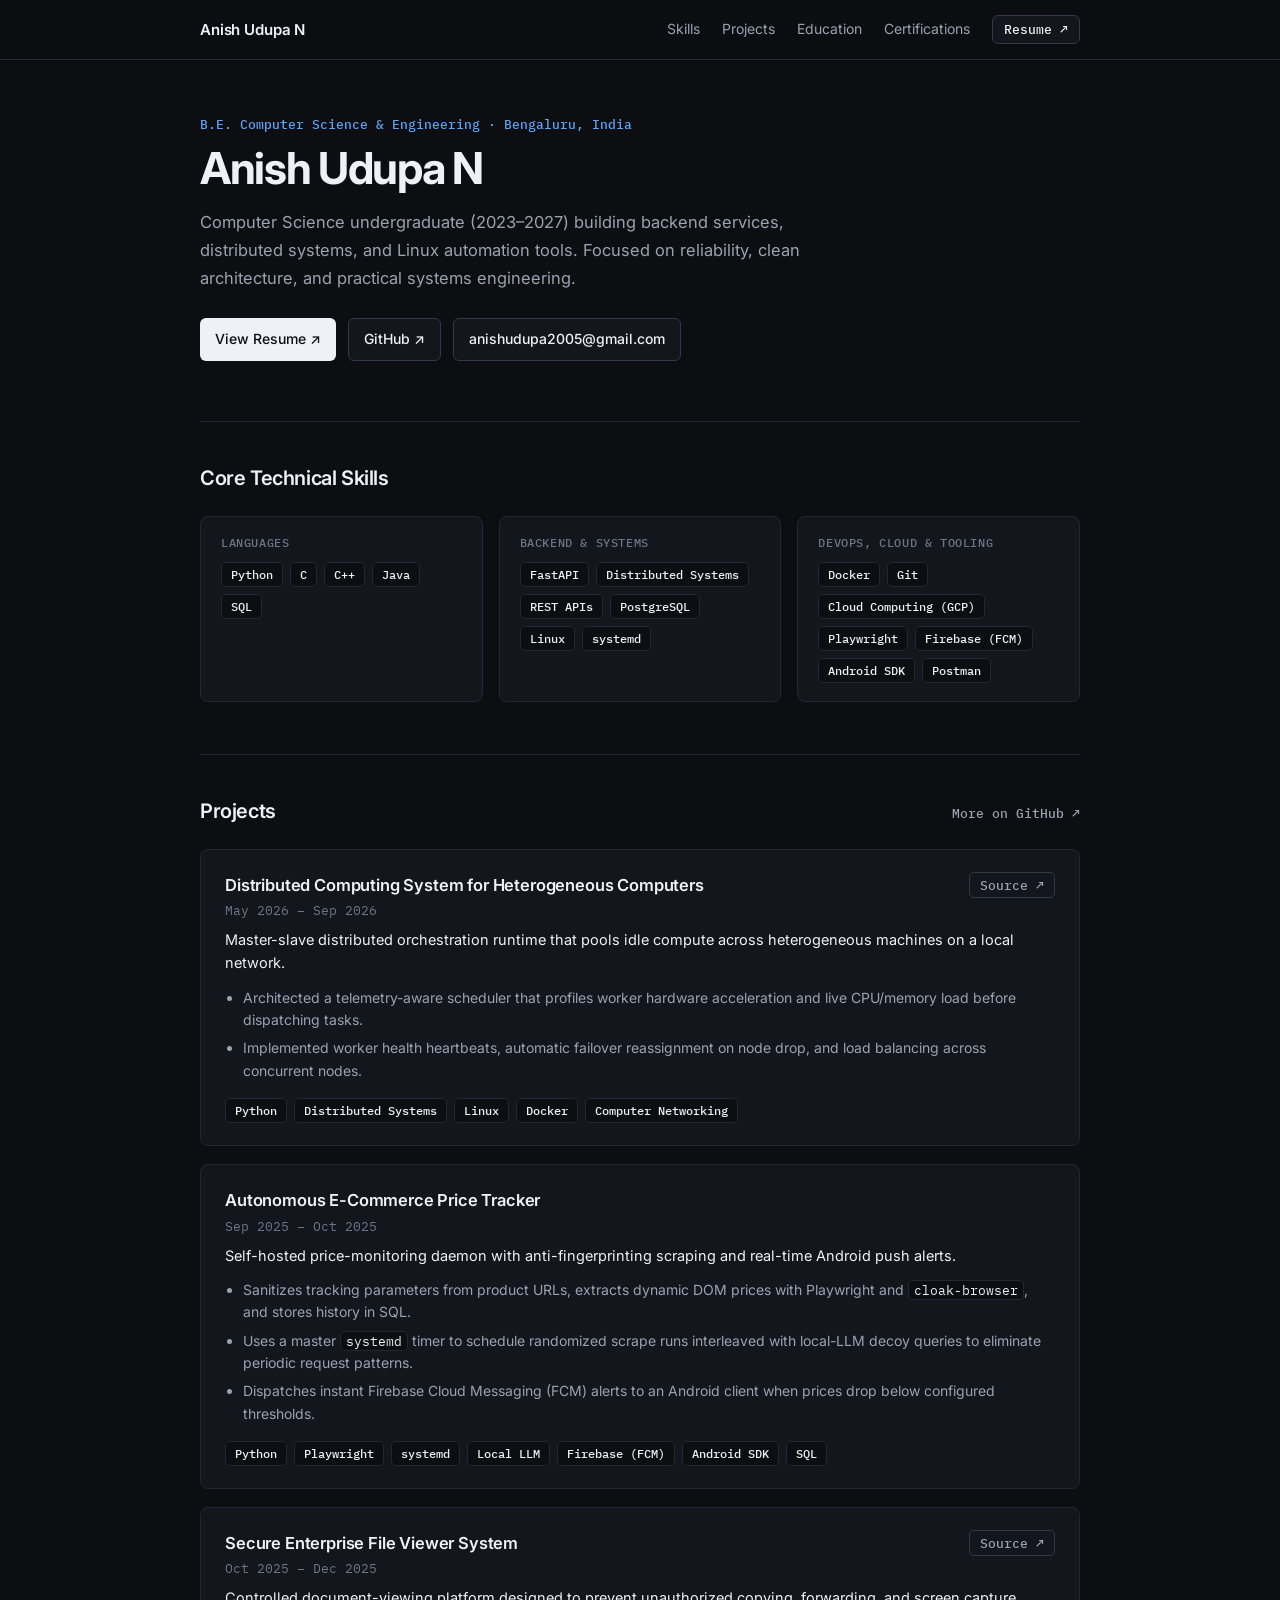
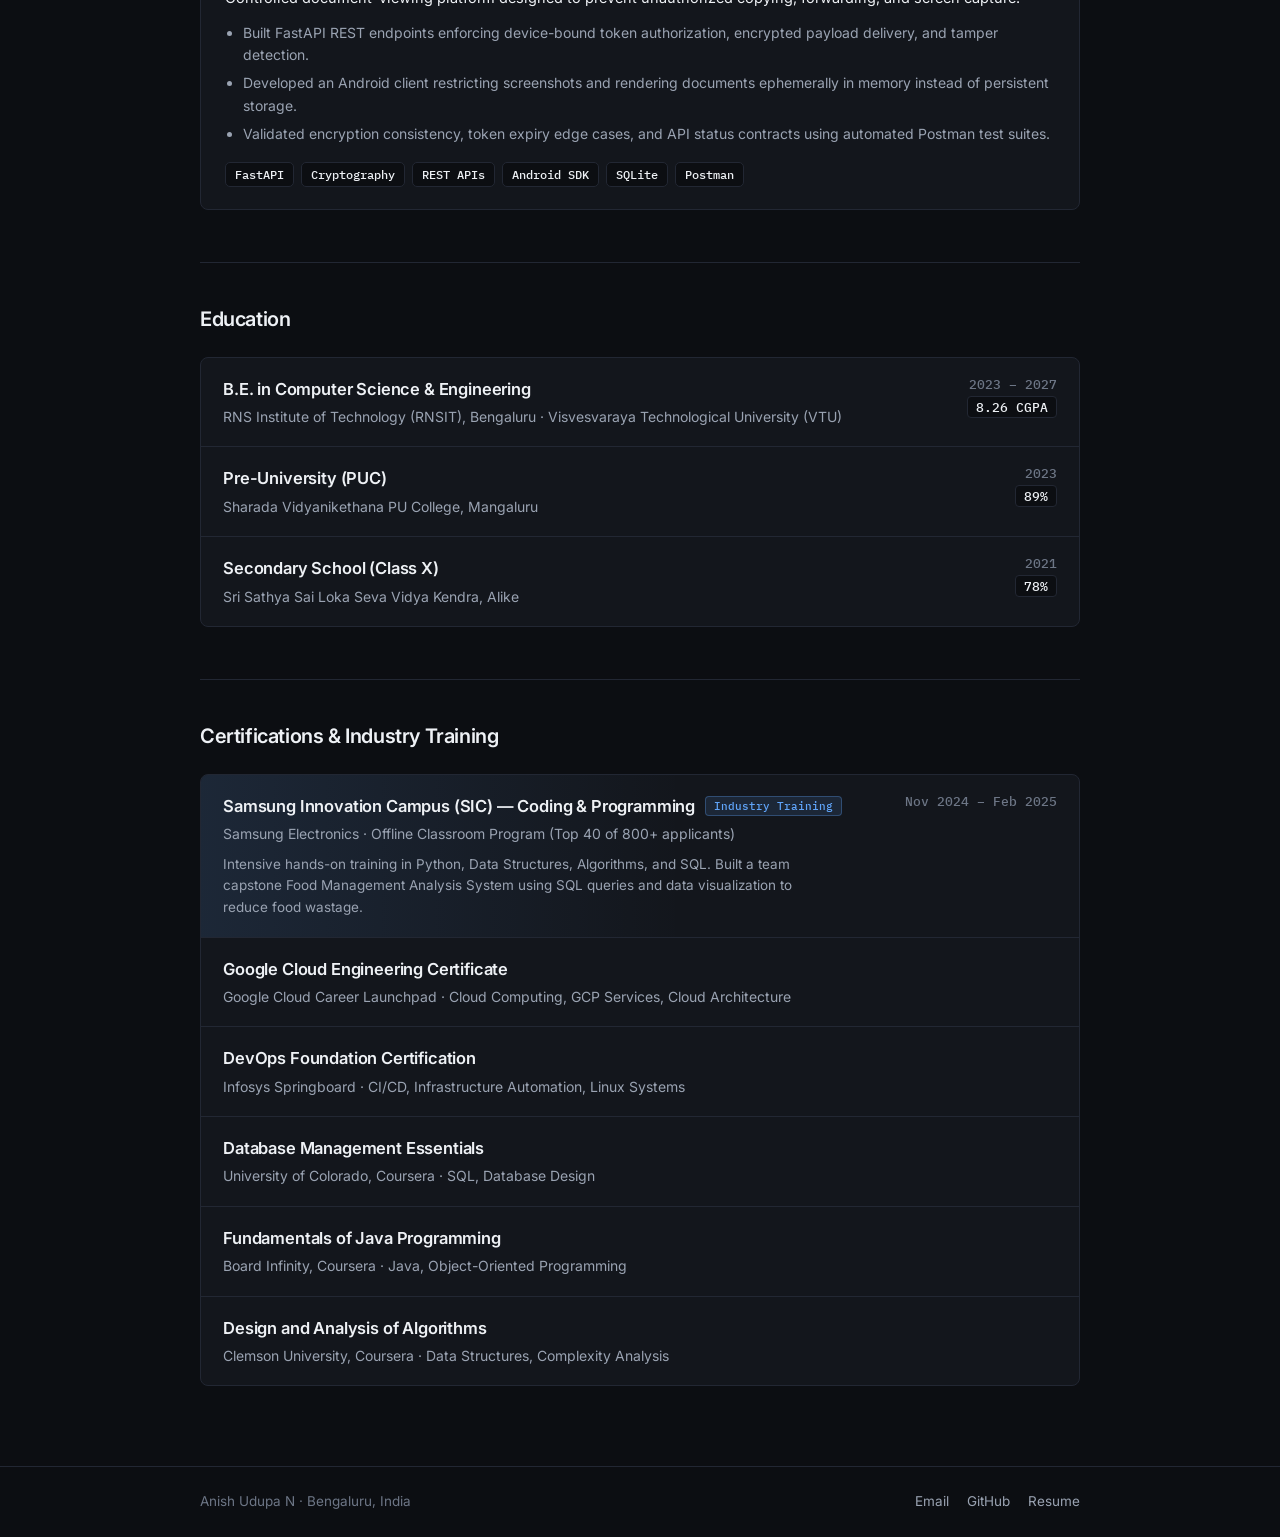
<file: index.html>
<!doctype html>
<html lang="en">
<head>
  <meta charset="utf-8">
  <meta name="viewport" content="width=device-width, initial-scale=1">
  <title>Anish Udupa N — Software Engineer Portfolio</title>
  <meta name="description" content="Portfolio of Anish Udupa N, B.E. Computer Science & Engineering student at RNSIT Bengaluru (2023–2027). Focused on backend systems, distributed computing, and Linux.">
  <meta name="author" content="Anish Udupa N">
  <link rel="canonical" href="https://anishudupan.github.io/">

  <meta property="og:type" content="profile">
  <meta property="og:site_name" content="Anish Udupa N">
  <meta property="og:title" content="Anish Udupa N — Software Engineer Portfolio">
  <meta property="og:description" content="B.E. Computer Science & Engineering student at RNSIT Bengaluru (2023–2027). Backend systems, distributed computing, and Linux.">
  <meta property="og:url" content="https://anishudupan.github.io/">
  <meta property="og:image" content="https://anishudupan.github.io/assets/og-card.png">
  <meta property="og:image:width" content="1200">
  <meta property="og:image:height" content="630">

  <meta name="twitter:card" content="summary_large_image">
  <meta name="twitter:title" content="Anish Udupa N — Software Engineer Portfolio">
  <meta name="twitter:description" content="B.E. Computer Science & Engineering student at RNSIT Bengaluru (2023–2027). Backend systems, distributed computing, and Linux.">
  <meta name="twitter:image" content="https://anishudupan.github.io/assets/og-card.png">

  <link rel="preconnect" href="https://fonts.googleapis.com">
  <link rel="preconnect" href="https://fonts.gstatic.com" crossorigin>
  <link href="https://fonts.googleapis.com/css2?family=IBM+Plex+Mono:wght@400;500&family=Inter:wght@400;500;600;700&display=swap" rel="stylesheet">
  <link rel="stylesheet" href="./styles.css">

  <script type="application/ld+json">
  {
    "@context": "https://schema.org",
    "@type": "Person",
    "name": "Anish Udupa N",
    "url": "https://anishudupan.github.io/",
    "email": "mailto:anishudupa2005@gmail.com",
    "jobTitle": "Computer Science & Engineering Student",
    "address": {
      "@type": "PostalAddress",
      "addressLocality": "Bengaluru",
      "addressRegion": "Karnataka",
      "addressCountry": "IN"
    },
    "alumniOf": {
      "@type": "CollegeOrUniversity",
      "name": "RNS Institute of Technology"
    },
    "sameAs": [
      "https://github.com/AnishUdupaN"
    ]
  }
  </script>
</head>
<body>
  <header class="topbar">
    <div class="container topbar-inner">
      <a class="brand" href="#top">Anish Udupa N</a>
      <nav class="nav" aria-label="Primary">
        <a href="#skills">Skills</a>
        <a href="#projects">Projects</a>
        <a href="#education">Education</a>
        <a href="#certifications">Certifications</a>
        <a class="nav-resume" href="./Anish-Udupa-Resume.pdf" target="_blank" rel="noreferrer">Resume ↗</a>
      </nav>
    </div>
  </header>

  <main id="top" class="container">
    <!-- Hero -->
    <section class="hero">
      <p class="eyebrow">B.E. Computer Science &amp; Engineering · Bengaluru, India</p>
      <h1>Anish Udupa N</h1>
      <p class="intro">
        Computer Science undergraduate (2023–2027) building backend services, distributed systems, and Linux automation tools. Focused on reliability, clean architecture, and practical systems engineering.
      </p>
      <div class="hero-actions">
        <a class="btn btn-primary" href="./Anish-Udupa-Resume.pdf" target="_blank" rel="noreferrer">View Resume ↗</a>
        <a class="btn btn-secondary" href="https://github.com/AnishUdupaN" target="_blank" rel="noreferrer">GitHub ↗</a>
        <a class="btn btn-secondary" href="mailto:anishudupa2005@gmail.com">anishudupa2005@gmail.com</a>
      </div>
    </section>

    <!-- Core Technical Skills -->
    <section id="skills" class="section">
      <div class="section-head">
        <h2>Core Technical Skills</h2>
      </div>
      <div class="skills-grid">
        <div class="skill-group">
          <h3>Languages</h3>
          <div class="pill-list">
            <span>Python</span>
            <span>C</span>
            <span>C++</span>
            <span>Java</span>
            <span>SQL</span>
          </div>
        </div>
        <div class="skill-group">
          <h3>Backend &amp; Systems</h3>
          <div class="pill-list">
            <span>FastAPI</span>
            <span>Distributed Systems</span>
            <span>REST APIs</span>
            <span>PostgreSQL</span>
            <span>Linux</span>
            <span>systemd</span>
          </div>
        </div>
        <div class="skill-group">
          <h3>DevOps, Cloud &amp; Tooling</h3>
          <div class="pill-list">
            <span>Docker</span>
            <span>Git</span>
            <span>Cloud Computing (GCP)</span>
            <span>Playwright</span>
            <span>Firebase (FCM)</span>
            <span>Android SDK</span>
            <span>Postman</span>
          </div>
        </div>
      </div>
    </section>

    <!-- Projects -->
    <section id="projects" class="section">
      <div class="section-head">
        <h2>Projects</h2>
        <a class="section-link" href="https://github.com/AnishUdupaN" target="_blank" rel="noreferrer">More on GitHub ↗</a>
      </div>

      <div class="stack-list">
        <article class="card">
          <div class="card-head">
            <div>
              <h3>Distributed Computing System for Heterogeneous Computers</h3>
              <p class="meta">May 2026 – Sep 2026</p>
            </div>
            <a class="repo-link" href="https://github.com/AnishUdupaN/MajorProject" target="_blank" rel="noreferrer">Source ↗</a>
          </div>
          <p class="card-summary">
            Master-slave distributed orchestration runtime that pools idle compute across heterogeneous machines on a local network.
          </p>
          <ul class="card-points">
            <li>Architected a telemetry-aware scheduler that profiles worker hardware acceleration and live CPU/memory load before dispatching tasks.</li>
            <li>Implemented worker health heartbeats, automatic failover reassignment on node drop, and load balancing across concurrent nodes.</li>
          </ul>
          <div class="pill-list">
            <span>Python</span>
            <span>Distributed Systems</span>
            <span>Linux</span>
            <span>Docker</span>
            <span>Computer Networking</span>
          </div>
        </article>

        <article class="card">
          <div class="card-head">
            <div>
              <h3>Autonomous E-Commerce Price Tracker</h3>
              <p class="meta">Sep 2025 – Oct 2025</p>
            </div>
          </div>
          <p class="card-summary">
            Self-hosted price-monitoring daemon with anti-fingerprinting scraping and real-time Android push alerts.
          </p>
          <ul class="card-points">
            <li>Sanitizes tracking parameters from product URLs, extracts dynamic DOM prices with Playwright and <code>cloak-browser</code>, and stores history in SQL.</li>
            <li>Uses a master <code>systemd</code> timer to schedule randomized scrape runs interleaved with local-LLM decoy queries to eliminate periodic request patterns.</li>
            <li>Dispatches instant Firebase Cloud Messaging (FCM) alerts to an Android client when prices drop below configured thresholds.</li>
          </ul>
          <div class="pill-list">
            <span>Python</span>
            <span>Playwright</span>
            <span>systemd</span>
            <span>Local LLM</span>
            <span>Firebase (FCM)</span>
            <span>Android SDK</span>
            <span>SQL</span>
          </div>
        </article>

        <article class="card">
          <div class="card-head">
            <div>
              <h3>Secure Enterprise File Viewer System</h3>
              <p class="meta">Oct 2025 – Dec 2025</p>
            </div>
            <a class="repo-link" href="https://github.com/AnishUdupaN/MiniProjectServer" target="_blank" rel="noreferrer">Source ↗</a>
          </div>
          <p class="card-summary">
            Controlled document-viewing platform designed to prevent unauthorized copying, forwarding, and screen capture.
          </p>
          <ul class="card-points">
            <li>Built FastAPI REST endpoints enforcing device-bound token authorization, encrypted payload delivery, and tamper detection.</li>
            <li>Developed an Android client restricting screenshots and rendering documents ephemerally in memory instead of persistent storage.</li>
            <li>Validated encryption consistency, token expiry edge cases, and API status contracts using automated Postman test suites.</li>
          </ul>
          <div class="pill-list">
            <span>FastAPI</span>
            <span>Cryptography</span>
            <span>REST APIs</span>
            <span>Android SDK</span>
            <span>SQLite</span>
            <span>Postman</span>
          </div>
        </article>
      </div>
    </section>

    <!-- Education -->
    <section id="education" class="section">
      <div class="section-head">
        <h2>Education</h2>
      </div>

      <div class="list-card">
        <div class="list-row">
          <div class="row-main">
            <h3>B.E. in Computer Science &amp; Engineering</h3>
            <p class="row-org">RNS Institute of Technology (RNSIT), Bengaluru · Visvesvaraya Technological University (VTU)</p>
          </div>
          <div class="row-aside">
            <span class="row-period">2023 – 2027</span>
            <span class="row-score">8.26 CGPA</span>
          </div>
        </div>

        <div class="list-row">
          <div class="row-main">
            <h3>Pre-University (PUC)</h3>
            <p class="row-org">Sharada Vidyanikethana PU College, Mangaluru</p>
          </div>
          <div class="row-aside">
            <span class="row-period">2023</span>
            <span class="row-score">89%</span>
          </div>
        </div>

        <div class="list-row">
          <div class="row-main">
            <h3>Secondary School (Class X)</h3>
            <p class="row-org">Sri Sathya Sai Loka Seva Vidya Kendra, Alike</p>
          </div>
          <div class="row-aside">
            <span class="row-period">2021</span>
            <span class="row-score">78%</span>
          </div>
        </div>
      </div>
    </section>

    <!-- Certifications & Training -->
    <section id="certifications" class="section">
      <div class="section-head">
        <h2>Certifications &amp; Industry Training</h2>
      </div>

      <div class="list-card">
        <div class="list-row featured-row">
          <div class="row-main">
            <div class="row-title-wrap">
              <h3>Samsung Innovation Campus (SIC) — Coding &amp; Programming</h3>
              <span class="badge">Industry Training</span>
            </div>
            <p class="row-org">Samsung Electronics · Offline Classroom Program (Top 40 of 800+ applicants)</p>
            <p class="row-desc">
              Intensive hands-on training in Python, Data Structures, Algorithms, and SQL. Built a team capstone Food Management Analysis System using SQL queries and data visualization to reduce food wastage.
            </p>
          </div>
          <div class="row-aside">
            <span class="row-period">Nov 2024 – Feb 2025</span>
          </div>
        </div>

        <div class="list-row">
          <div class="row-main">
            <h3>Google Cloud Engineering Certificate</h3>
            <p class="row-org">Google Cloud Career Launchpad · Cloud Computing, GCP Services, Cloud Architecture</p>
          </div>
        </div>

        <div class="list-row">
          <div class="row-main">
            <h3>DevOps Foundation Certification</h3>
            <p class="row-org">Infosys Springboard · CI/CD, Infrastructure Automation, Linux Systems</p>
          </div>
        </div>

        <div class="list-row">
          <div class="row-main">
            <h3>Database Management Essentials</h3>
            <p class="row-org">University of Colorado, Coursera · SQL, Database Design</p>
          </div>
        </div>

        <div class="list-row">
          <div class="row-main">
            <h3>Fundamentals of Java Programming</h3>
            <p class="row-org">Board Infinity, Coursera · Java, Object-Oriented Programming</p>
          </div>
        </div>

        <div class="list-row">
          <div class="row-main">
            <h3>Design and Analysis of Algorithms</h3>
            <p class="row-org">Clemson University, Coursera · Data Structures, Complexity Analysis</p>
          </div>
        </div>
      </div>
    </section>
  </main>

  <footer class="footer">
    <div class="container footer-inner">
      <span>Anish Udupa N · Bengaluru, India</span>
      <div class="footer-links">
        <a href="mailto:anishudupa2005@gmail.com">Email</a>
        <a href="https://github.com/AnishUdupaN" target="_blank" rel="noreferrer">GitHub</a>
        <a href="./Anish-Udupa-Resume.pdf" target="_blank" rel="noreferrer">Resume</a>
      </div>
    </div>
  </footer>
</body>
</html>
</file>
<file: styles.css>
:root {
  --bg: #0c0e12;
  --surface: #13161c;
  --surface-hover: #171b23;
  --text: #eef1f5;
  --muted: #9aa3b2;
  --dim: #6d7686;
  --border: #222733;
  --border-strong: #32394a;
  --accent: #60a5fa;
  --accent-soft: rgba(96, 165, 250, 0.12);
  --sans: "Inter", -apple-system, BlinkMacSystemFont, "Segoe UI", Roboto, sans-serif;
  --mono: "IBM Plex Mono", ui-monospace, SFMono-Regular, Menlo, Consolas, monospace;
}

*,
*::before,
*::after {
  box-sizing: border-box;
}

html {
  background: var(--bg);
  color: var(--text);
  font-family: var(--sans);
  font-size: 16px;
  line-height: 1.6;
  -webkit-font-smoothing: antialiased;
  scroll-behavior: smooth;
  scroll-padding-top: 76px;
}

body {
  margin: 0;
  min-height: 100vh;
  display: flex;
  flex-direction: column;
  background: var(--bg);
  color: var(--text);
}

a {
  color: var(--accent);
  text-decoration: none;
}

a:hover {
  text-decoration: underline;
  text-underline-offset: 3px;
}

.container {
  width: min(880px, calc(100% - 40px));
  margin: 0 auto;
}

/* Header */
.topbar {
  position: sticky;
  top: 0;
  z-index: 10;
  background: rgba(12, 14, 18, 0.9);
  backdrop-filter: blur(8px);
  border-bottom: 1px solid var(--border);
  padding: 15px 0;
}

.topbar-inner {
  display: flex;
  align-items: center;
  justify-content: space-between;
  gap: 20px;
}

.brand {
  font-weight: 600;
  font-size: 15px;
  letter-spacing: -0.01em;
  color: var(--text);
}

.brand:hover {
  text-decoration: none;
  color: var(--accent);
}

.nav {
  display: flex;
  flex-wrap: wrap;
  align-items: center;
  gap: 22px;
  font-size: 14px;
}

.nav a {
  color: var(--muted);
}

.nav a:hover {
  color: var(--text);
  text-decoration: none;
}

.nav-resume {
  color: var(--text) !important;
  border: 1px solid var(--border-strong);
  background: var(--surface);
  padding: 5px 11px;
  border-radius: 6px;
  font: 500 13px var(--mono);
}

.nav-resume:hover {
  border-color: var(--accent);
  color: var(--accent) !important;
}

/* Main */
main {
  flex: 1;
  padding: 56px 0 80px;
}

/* Hero */
.hero {
  padding-bottom: 8px;
}

.eyebrow {
  font: 500 12.5px var(--mono);
  color: var(--accent);
  margin: 0 0 12px;
}

h1 {
  font-size: clamp(32px, 5vw, 44px);
  line-height: 1.12;
  letter-spacing: -0.03em;
  font-weight: 700;
  margin: 0 0 16px;
}

.intro {
  font-size: 16.5px;
  color: var(--muted);
  max-width: 62ch;
  margin: 0 0 26px;
  line-height: 1.68;
}

.hero-actions {
  display: flex;
  flex-wrap: wrap;
  gap: 10px 12px;
}

.btn {
  display: inline-flex;
  align-items: center;
  padding: 9px 15px;
  border-radius: 6px;
  font-size: 14px;
  font-weight: 500;
  transition: border-color 0.15s ease, background-color 0.15s ease, color 0.15s ease;
}

.btn:hover {
  text-decoration: none;
}

.btn-primary {
  background: var(--text);
  color: var(--bg);
}

.btn-primary:hover {
  background: #ffffff;
}

.btn-secondary {
  background: var(--surface);
  color: var(--text);
  border: 1px solid var(--border-strong);
}

.btn-secondary:hover {
  border-color: var(--accent);
  color: var(--accent);
}

/* Sections */
.section {
  margin-top: 52px;
  padding-top: 40px;
  border-top: 1px solid var(--border);
}

.section-head {
  display: flex;
  justify-content: space-between;
  align-items: baseline;
  gap: 16px;
  margin-bottom: 22px;
}

h2 {
  font-size: 20px;
  font-weight: 600;
  letter-spacing: -0.02em;
  margin: 0;
}

h3 {
  font-size: 16.5px;
  font-weight: 600;
  letter-spacing: -0.01em;
  margin: 0;
  color: var(--text);
}

.section-link {
  font: 500 13px var(--mono);
  color: var(--muted);
}

.section-link:hover {
  color: var(--accent);
}

/* Skills */
.skills-grid {
  display: grid;
  grid-template-columns: repeat(3, minmax(0, 1fr));
  gap: 16px;
}

.skill-group {
  background: var(--surface);
  border: 1px solid var(--border);
  border-radius: 8px;
  padding: 18px 20px;
}

.skill-group h3 {
  font: 500 12px var(--mono);
  text-transform: uppercase;
  letter-spacing: 0.05em;
  color: var(--dim);
  margin-bottom: 12px;
}

.pill-list {
  display: flex;
  flex-wrap: wrap;
  gap: 7px;
}

.pill-list span {
  font: 500 12px var(--mono);
  color: var(--text);
  background: var(--bg);
  border: 1px solid var(--border);
  padding: 4px 9px;
  border-radius: 5px;
}

/* Projects */
.stack-list {
  display: grid;
  gap: 18px;
}

.card {
  background: var(--surface);
  border: 1px solid var(--border);
  border-radius: 8px;
  padding: 22px 24px;
}

.card-head {
  display: flex;
  justify-content: space-between;
  align-items: flex-start;
  gap: 16px;
  margin-bottom: 10px;
}

.meta {
  font: 400 12.5px var(--mono);
  color: var(--dim);
  margin: 4px 0 0;
}

.repo-link {
  flex-shrink: 0;
  font: 500 12.5px var(--mono);
  color: var(--muted);
  border: 1px solid var(--border-strong);
  padding: 4px 10px;
  border-radius: 5px;
}

.repo-link:hover {
  border-color: var(--accent);
  color: var(--accent);
  text-decoration: none;
}

.card-summary {
  margin: 0 0 12px;
  font-size: 14.5px;
  color: var(--text);
}

.card-points {
  margin: 0 0 16px;
  padding-left: 18px;
  color: var(--muted);
  font-size: 14px;
}

.card-points li {
  margin-bottom: 6px;
}

.card-points code {
  font: 400 12.5px var(--mono);
  background: var(--bg);
  border: 1px solid var(--border);
  padding: 1px 5px;
  border-radius: 4px;
  color: var(--text);
}

/* Education & Certifications Lists */
.list-card {
  background: var(--surface);
  border: 1px solid var(--border);
  border-radius: 8px;
  overflow: hidden;
}

.list-row {
  display: flex;
  justify-content: space-between;
  align-items: flex-start;
  gap: 20px;
  padding: 18px 22px;
  border-bottom: 1px solid var(--border);
}

.list-row:last-child {
  border-bottom: 0;
}

.featured-row {
  background: linear-gradient(90deg, var(--accent-soft), transparent 55%);
}

.row-title-wrap {
  display: flex;
  flex-wrap: wrap;
  align-items: center;
  gap: 8px 10px;
}

.badge {
  font: 500 11px var(--mono);
  color: var(--accent);
  background: var(--accent-soft);
  border: 1px solid rgba(96, 165, 250, 0.3);
  padding: 2px 8px;
  border-radius: 4px;
}

.row-org {
  margin: 4px 0 0;
  font-size: 14px;
  color: var(--muted);
}

.row-desc {
  margin: 8px 0 0;
  font-size: 13.5px;
  color: var(--muted);
  max-width: 66ch;
}

.row-aside {
  flex-shrink: 0;
  text-align: right;
  display: flex;
  flex-direction: column;
  align-items: flex-end;
  gap: 4px;
}

.row-period {
  font: 500 12.5px var(--mono);
  color: var(--dim);
}

.row-score {
  font: 500 12.5px var(--mono);
  color: var(--text);
  background: var(--bg);
  border: 1px solid var(--border);
  padding: 2px 8px;
  border-radius: 4px;
}

/* Footer */
.footer {
  border-top: 1px solid var(--border);
  padding: 24px 0;
  font-size: 13.5px;
  color: var(--dim);
}

.footer-inner {
  display: flex;
  flex-wrap: wrap;
  justify-content: space-between;
  align-items: center;
  gap: 12px;
}

.footer-links {
  display: flex;
  gap: 18px;
}

.footer-links a {
  color: var(--muted);
}

.footer-links a:hover {
  color: var(--text);
}

/* Responsive */
@media (max-width: 760px) {
  .skills-grid {
    grid-template-columns: 1fr;
  }

  .list-row {
    flex-direction: column;
    gap: 10px;
  }

  .row-aside {
    flex-direction: row;
    align-items: center;
    text-align: left;
    gap: 10px;
  }
}

@media (max-width: 600px) {
  .topbar-inner {
    flex-direction: column;
    align-items: flex-start;
  }

  .nav {
    gap: 14px;
  }

  .card-head {
    flex-direction: column;
    gap: 10px;
  }
}
</file>
